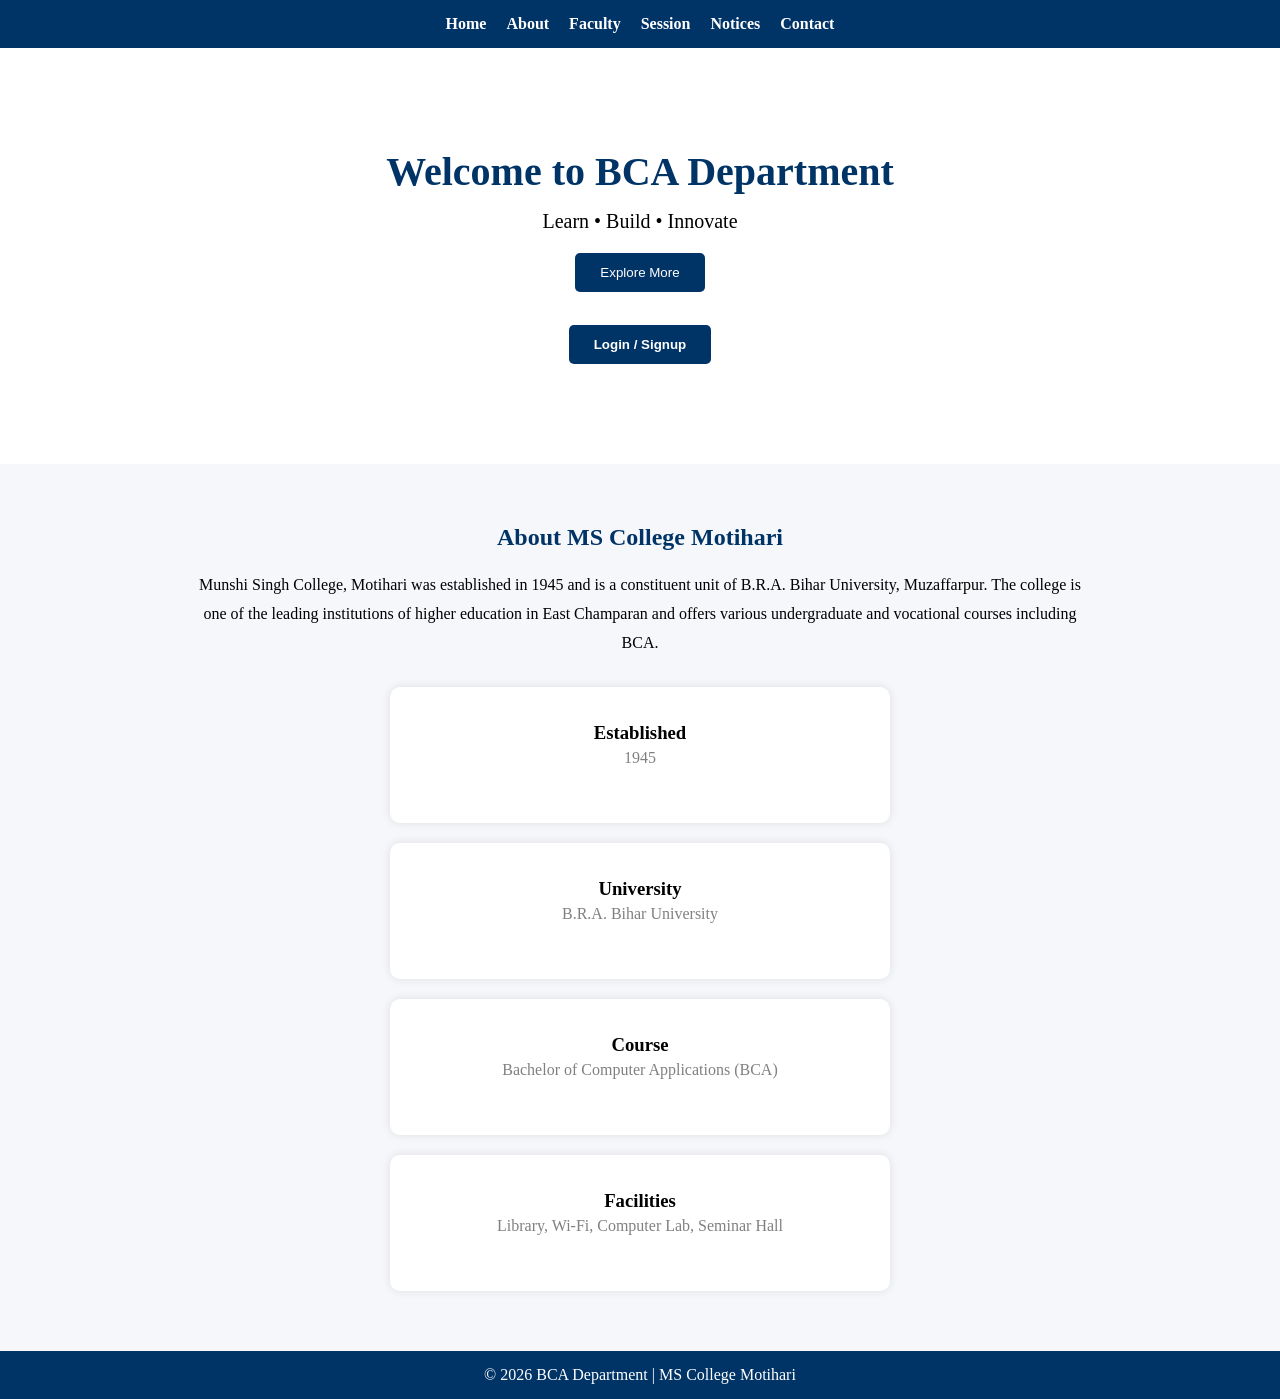
<file: index.html>
<!DOCTYPE html>
<html>

<head>
    <title>BCA Department</title>
    <link rel="stylesheet" href="style.css">
</head>

<body>

    <!-- Navigation Bar -->
    <nav>
        <ul>
            <li><a href="index.html">Home</a></li>
            <li><a href="about.html">About</a></li>
            <li><a href="#" onclick="checkLogin()">Faculty</a></li>
            <li><a href="#" onclick="checkLogin()">Session</a></li>
            <li><a href="#" onclick="checkLogin()">Notices</a></li>
            <li><a href="#" onclick="checkLogin()">Contact</a></li>
        </ul>
    </nav>
    <!-- Hero Section Start -->

    <section class="hero">

        <h1>Welcome to BCA Department</h1>

        <p>Learn • Build • Innovate</p>

        <!-- Explore More Button -->
        <a href="bca.html">
            <button class="explore-btn">Explore More</button>
        </a>

        <br><br>

        <!-- Login Signup Button -->
        <a href="login.html">
            <button class="login-signup-btn">
                Login / Signup
            </button>
        </a>

    </section>

    <!-- Hero Section End -->

    <!-- MS College Information Start -->

    <section id="home-info" class="home-info">

        <h2>About MS College Motihari</h2>

        <p>
            Munshi Singh College, Motihari was established in 1945 and is a
            constituent unit of B.R.A. Bihar University, Muzaffarpur.
            The college is one of the leading institutions of higher education
            in East Champaran and offers various undergraduate and vocational
            courses including BCA.
        </p>

        <div class="features">

            <div class="card">
                <h3>Established</h3>
                <p>1945</p>
            </div>

            <div class="card">
                <h3>University</h3>
                <p>B.R.A. Bihar University</p>
            </div>

            <div class="card">
                <h3>Course</h3>
                <p>Bachelor of Computer Applications (BCA)</p>
            </div>

            <div class="card">
                <h3>Facilities</h3>
                <p>Library, Wi-Fi, Computer Lab, Seminar Hall</p>
            </div>

        </div>

    </section>

    <!-- MS College Information End -->


    <!-- Footer Start -->

    <footer>
        <p>© 2026 BCA Department | MS College Motihari</p>
    </footer>

    <!-- Footer End -->
    </div>

    </section>
    <!-- java script Start -->
    <script>
        function checkLogin() {
            alert("Please Login or Signup First!");
            window.location.href = "login.html";
        }
    </script>
    <!-- java script End -->
</body>

</html>


</body>

</html>
</file>
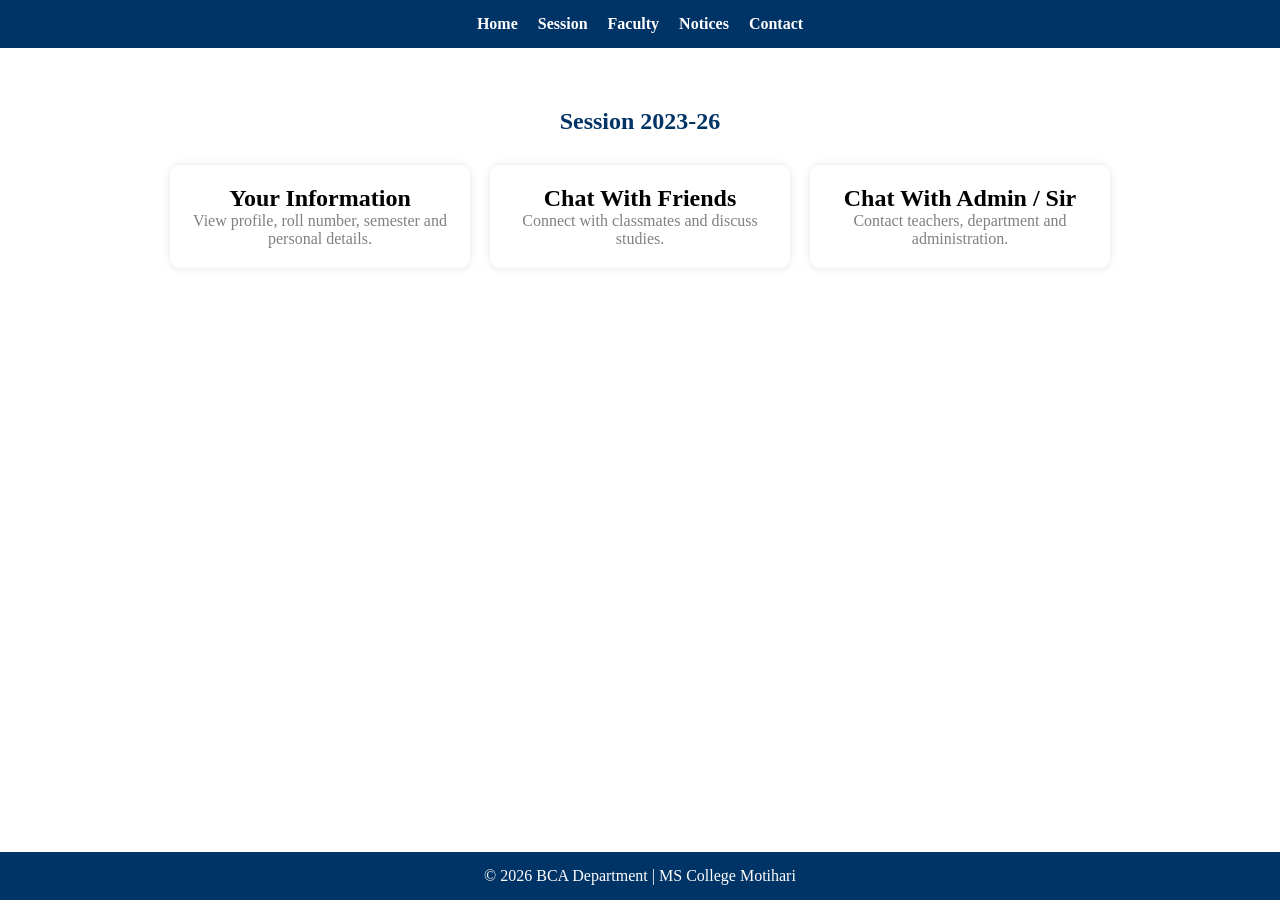
<file: 2023-26.html>
<!DOCTYPE html>
<html lang="en">

<head>

    <meta charset="UTF-8">

    <meta name="viewport" content="width=device-width, initial-scale=1.0">

    <title>Session 2023-26</title>

    <link rel="stylesheet" href="style.css">

</head>

<body>

    <!-- Navbar -->

    <nav>

        <ul>

            <li><a href="index.html">Home</a></li>

            <li><a href="session.html">Session</a></li>

            <li><a href="faculty.html">Faculty</a></li>

            <li><a href="notices.html">Notices</a></li>

            <li><a href="contact.html">Contact</a></li>

        </ul>

    </nav>

    <!-- Session Dashboard -->

    <section class="student-dashboard">

        <h1>Session 2023-26</h1>

        <div class="dashboard-container">

            <div class="card">

                <h2>Your Information</h2>

                <p>
                    View profile, roll number,
                    semester and personal details.
                </p>

            </div>

            <div class="card">

                <h2>Chat With Friends</h2>

                <p>
                    Connect with classmates
                    and discuss studies.
                </p>

            </div>

            <div class="card">

                <h2>Chat With Admin / Sir</h2>

                <p>
                    Contact teachers,
                    department and administration.
                </p>

            </div>

        </div>

    </section>

    <!-- Footer -->

    <footer>

        <p>© 2026 BCA Department | MS College Motihari</p>

    </footer>

</body>

</html>
</file>
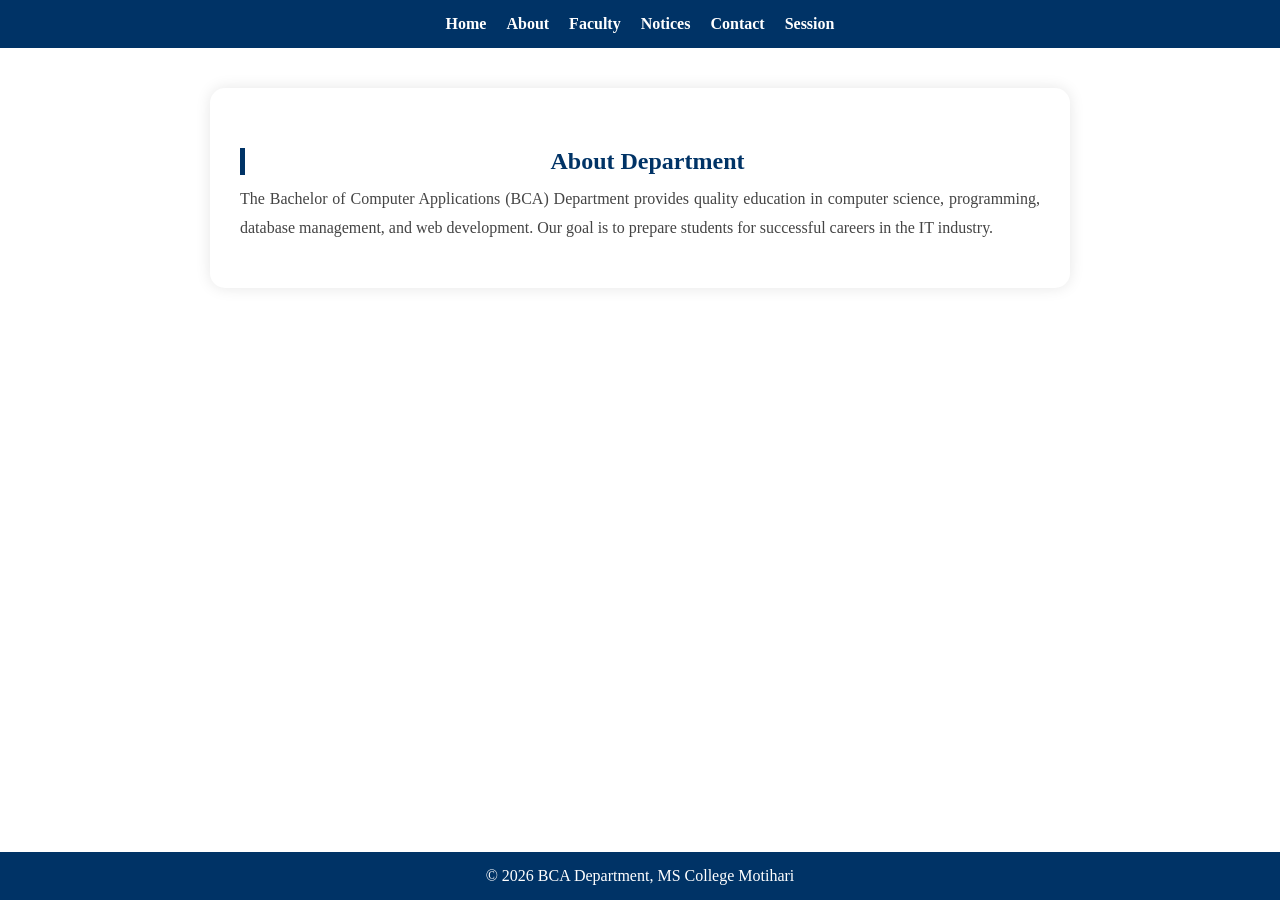
<file: about.html>
<!DOCTYPE html>
<html lang="en">

<head>
    <meta charset="UTF-8">
    <meta name="viewport" content="width=device-width, initial-scale=1.0">
    <title>About</title>
    <link rel="stylesheet" href="style.css">
</head>

<body>
    <nav>
        <ul>
            <li><a href="index.html">Home</a></li>
            <li><a href="about.html">About</a></li>
            <li><a href="faculty.html">Faculty</a></li>
            <li><a href="notices.html">Notices</a></li>
            <li><a href="contact.html">Contact</a></li>
            <li><a href="Session.html">Session</a></li>
        </ul>
    </nav>
    <section class="about">
        <h2>About Department</h2>

        <p>
            The Bachelor of Computer Applications (BCA) Department
            provides quality education in computer science,
            programming, database management, and web development.
            Our goal is to prepare students for successful careers
            in the IT industry.
        </p>
    </section>
    <footer>
        <p>© 2026 BCA Department, MS College Motihari</p>
    </footer>
</body>

</html>
</file>
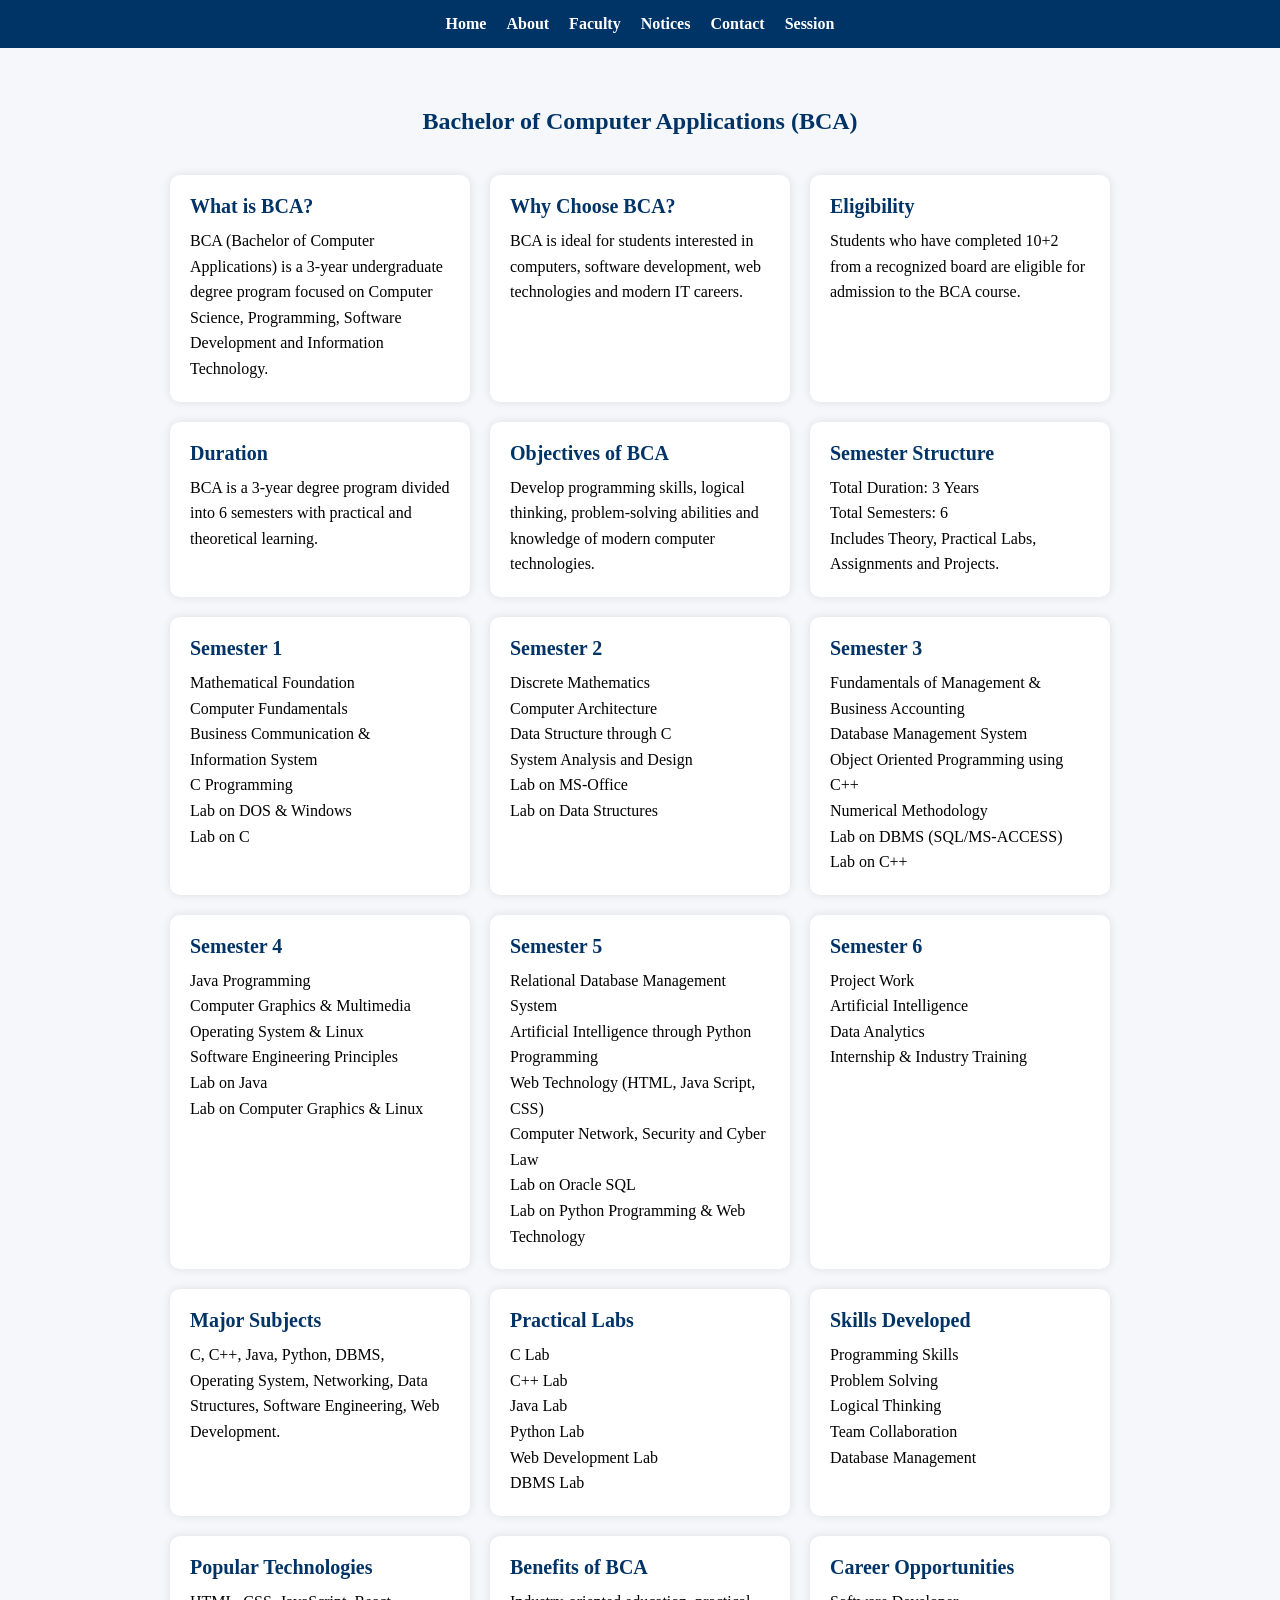
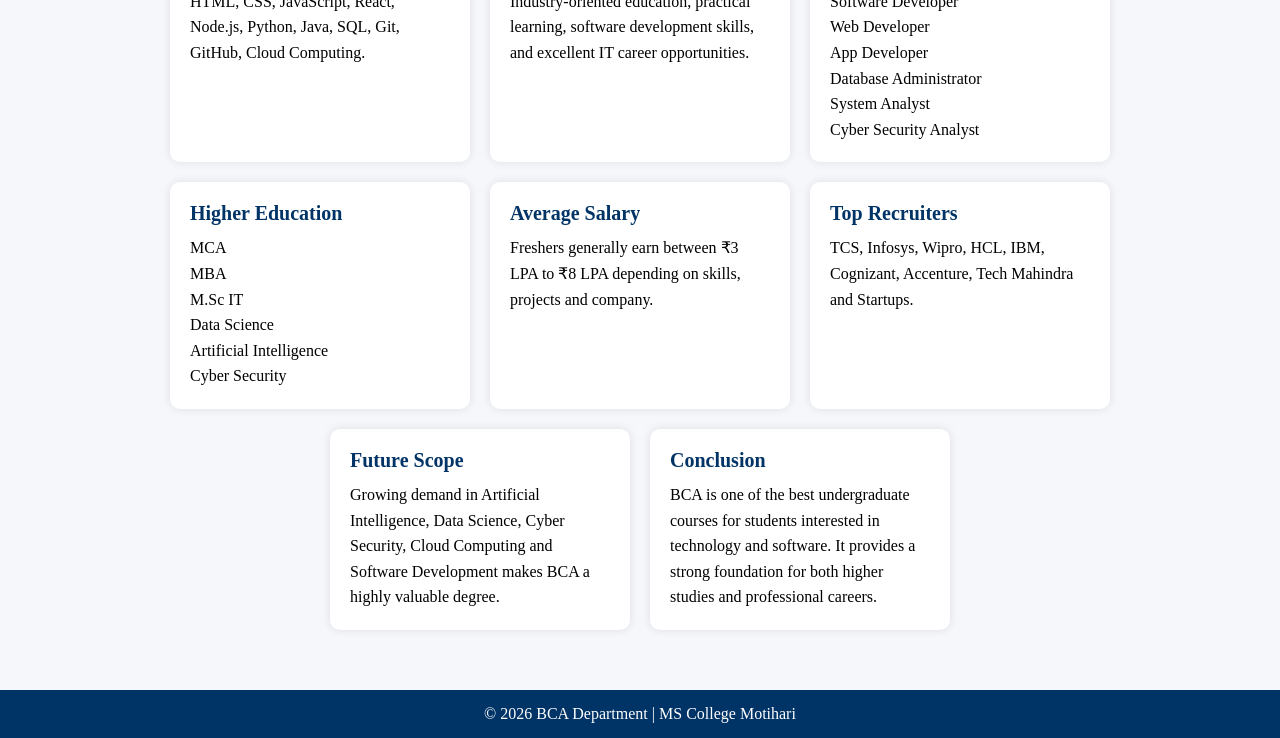
<file: bca.html>
<!DOCTYPE html>
<html lang="en">

<head>
    <meta charset="UTF-8">
    <meta name="viewport" content="width=device-width, initial-scale=1.0">
    <title>BCA Information</title>
    <link rel="stylesheet" href="style.css">
</head>

<body>
    <nav>
        <ul>
            <li><a href="index.html">Home</a></li>
            <li><a href="about.html">About</a></li>
            <li><a href="faculty.html">Faculty</a></li>
            <li><a href="notices.html">Notices</a></li>
            <li><a href="contact.html">Contact</a></li>
            <li><a href="Session.html">Session</a></li>
        </ul>
    </nav>
    <!-- =========================
     BCA INFORMATION SECTION
========================= -->

    <section class="bca-section">

        <h1>Bachelor of Computer Applications (BCA)</h1>

        <div class="bca-container">

            <!-- Card 1 -->
            <div class="bca-card">
                <h2>What is BCA?</h2>
                <p>
                    BCA (Bachelor of Computer Applications) is a 3-year
                    undergraduate degree program focused on Computer Science,
                    Programming, Software Development and Information Technology.
                </p>
            </div>

            <!-- Card 2 -->
            <div class="bca-card">
                <h2>Why Choose BCA?</h2>
                <p>
                    BCA is ideal for students interested in computers,
                    software development, web technologies and modern IT careers.
                </p>
            </div>

            <!-- Card 3 -->
            <div class="bca-card">
                <h2>Eligibility</h2>
                <p>
                    Students who have completed 10+2 from a recognized board
                    are eligible for admission to the BCA course.
                </p>
            </div>

            <!-- Card 4 -->
            <div class="bca-card">
                <h2>Duration</h2>
                <p>
                    BCA is a 3-year degree program divided into
                    6 semesters with practical and theoretical learning.
                </p>
            </div>

            <!-- Card 5 -->
            <div class="bca-card">
                <h2>Objectives of BCA</h2>
                <p>
                    Develop programming skills, logical thinking,
                    problem-solving abilities and knowledge of modern
                    computer technologies.
                </p>
            </div>

            <!-- Card 6 -->
            <div class="bca-card">
                <h2>Semester Structure</h2>
                <p>
                    Total Duration: 3 Years <br>
                    Total Semesters: 6 <br>
                    Includes Theory, Practical Labs, Assignments and Projects.
                </p>
            </div>

            <!-- Card 7 -->
            <div class="bca-card">
                <h2>Semester 1</h2>
                <p>
                    Mathematical Foundation <br>
                    Computer Fundamentals <br>
                    Business Communication & Information System<br>
                    C Programming <br>
                    Lab on DOS & Windows <br>
                    Lab on C <br>
                </p>
            </div>

            <!-- Card 8 -->
            <div class="bca-card">
                <h2>Semester 2</h2>
                <p>
                    Discrete Mathematics <br>
                    Computer Architecture <br>
                    Data Structure through C <br>
                    System Analysis and Design <br>
                    Lab on MS-Office <br>
                    Lab on Data Structures <br>
                </p>
            </div>

            <!-- Card 9 -->
            <div class="bca-card">
                <h2>Semester 3</h2>
                <p>
                    Fundamentals of Management & Business Accounting <br>
                    Database Management System <br>
                    Object Oriented Programming using C++ <br>
                    Numerical Methodology <br>
                    Lab on DBMS (SQL/MS-ACCESS) <br>
                    Lab on C++ <br>
                </p>
            </div>

            <!-- Card 10 -->
            <div class="bca-card">
                <h2>Semester 4</h2>
                <p>
                    Java Programming <br>
                    Computer Graphics & Multimedia <br>
                    Operating System & Linux <br>
                    Software Engineering Principles <br>
                    Lab on Java <br>
                    Lab on Computer Graphics & Linux
                </p>
            </div>

            <!-- Card 11 -->
            <div class="bca-card">
                <h2>Semester 5</h2>
                <p>
                    Relational Database Management System <br>
                    Artificial Intelligence through Python Programming <br>
                    Web Technology (HTML, Java Script, CSS) <br>
                    Computer Network, Security and Cyber Law <br>
                    Lab on Oracle SQL <br>
                    Lab on Python Programming & Web Technology
                </p>
            </div>

            <!-- Card 12 -->
            <div class="bca-card">
                <h2>Semester 6</h2>
                <p>
                    Project Work <br>
                    Artificial Intelligence <br>
                    Data Analytics <br>
                    Internship & Industry Training
                </p>
            </div>

            <!-- Card 13 -->
            <div class="bca-card">
                <h2>Major Subjects</h2>
                <p>
                    C, C++, Java, Python, DBMS,
                    Operating System, Networking,
                    Data Structures, Software Engineering,
                    Web Development.
                </p>
            </div>

            <!-- Card 14 -->
            <div class="bca-card">
                <h2>Practical Labs</h2>
                <p>
                    C Lab <br>
                    C++ Lab <br>
                    Java Lab <br>
                    Python Lab <br>
                    Web Development Lab <br>
                    DBMS Lab
                </p>
            </div>

            <!-- Card 15 -->
            <div class="bca-card">
                <h2>Skills Developed</h2>
                <p>
                    Programming Skills <br>
                    Problem Solving <br>
                    Logical Thinking <br>
                    Team Collaboration <br>
                    Database Management
                </p>
            </div>

            <!-- Card 16 -->
            <div class="bca-card">
                <h2>Popular Technologies</h2>
                <p>
                    HTML, CSS, JavaScript,
                    React, Node.js, Python,
                    Java, SQL, Git, GitHub,
                    Cloud Computing.
                </p>
            </div>

            <!-- Card 17 -->
            <div class="bca-card">
                <h2>Benefits of BCA</h2>
                <p>
                    Industry-oriented education,
                    practical learning, software development skills,
                    and excellent IT career opportunities.
                </p>
            </div>

            <!-- Card 18 -->
            <div class="bca-card">
                <h2>Career Opportunities</h2>
                <p>
                    Software Developer <br>
                    Web Developer <br>
                    App Developer <br>
                    Database Administrator <br>
                    System Analyst <br>
                    Cyber Security Analyst
                </p>
            </div>

            <!-- Card 19 -->
            <div class="bca-card">
                <h2>Higher Education</h2>
                <p>
                    MCA <br>
                    MBA <br>
                    M.Sc IT <br>
                    Data Science <br>
                    Artificial Intelligence <br>
                    Cyber Security
                </p>
            </div>

            <!-- Card 20 -->
            <div class="bca-card">
                <h2>Average Salary</h2>
                <p>
                    Freshers generally earn between
                    ₹3 LPA to ₹8 LPA depending on
                    skills, projects and company.
                </p>
            </div>

            <!-- Card 21 -->
            <div class="bca-card">
                <h2>Top Recruiters</h2>
                <p>
                    TCS, Infosys, Wipro,
                    HCL, IBM, Cognizant,
                    Accenture, Tech Mahindra and Startups.
                </p>
            </div>

            <!-- Card 22 -->
            <div class="bca-card">
                <h2>Future Scope</h2>
                <p>
                    Growing demand in Artificial Intelligence,
                    Data Science, Cyber Security,
                    Cloud Computing and Software Development
                    makes BCA a highly valuable degree.
                </p>
            </div>

            <!-- Card 23 -->
            <div class="bca-card">
                <h2>Conclusion</h2>
                <p>
                    BCA is one of the best undergraduate courses for students
                    interested in technology and software. It provides a strong
                    foundation for both higher studies and professional careers.
                </p>
            </div>

        </div>

    </section>

    <!-- Footer Start -->

    <footer>
        <p>© 2026 BCA Department | MS College Motihari</p>
    </footer>

    <!-- Footer End -->
</body>

</html>
</file>
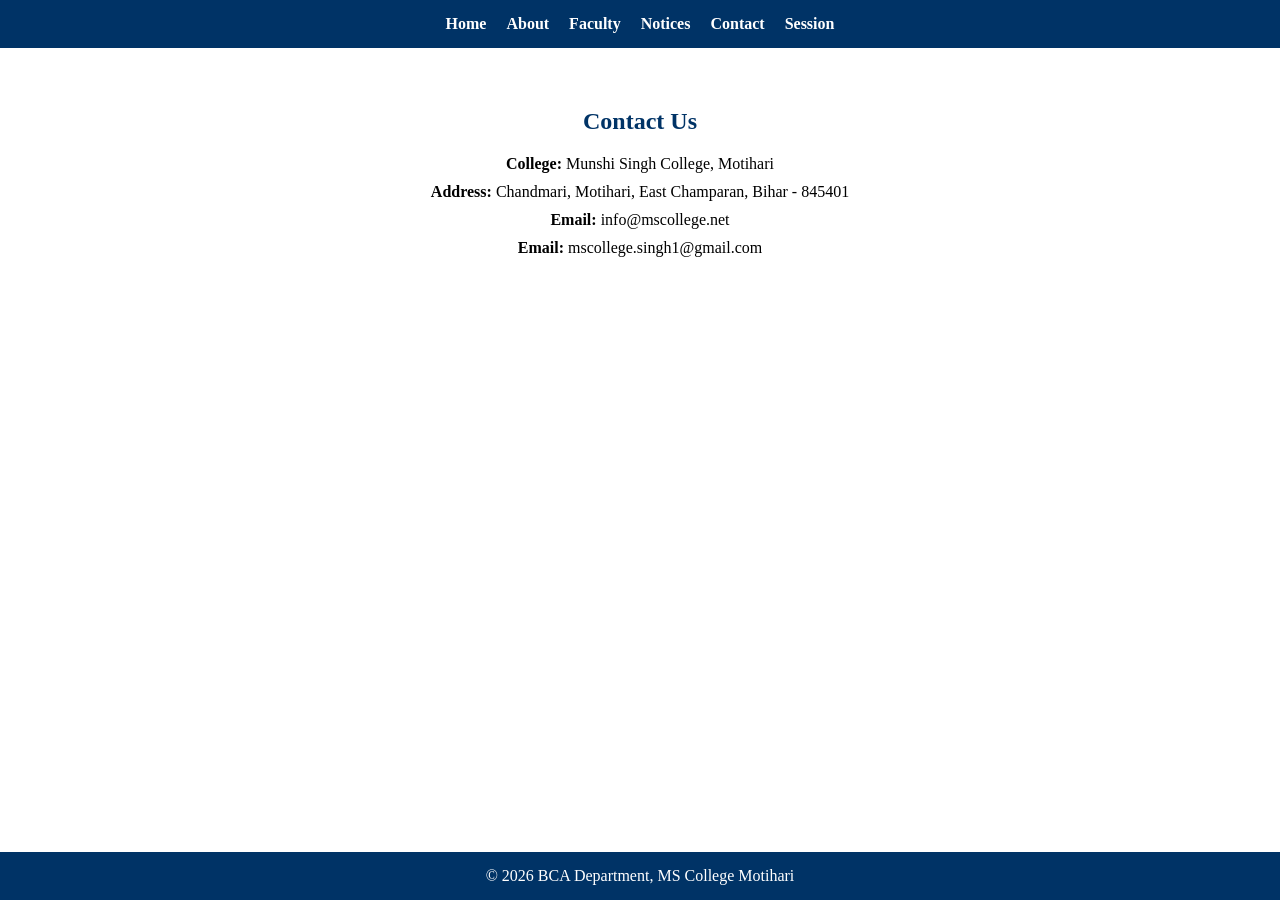
<file: contact.html>
<!DOCTYPE html>
<html lang="en">

<head>
    <meta charset="UTF-8">
    <meta name="viewport" content="width=device-width, initial-scale=1.0">
    <title>Contact Us</title>
    <link rel="stylesheet" href="style.css">
</head>

<body>
    <nav>
        <ul>
            <li><a href="index.html">Home</a></li>
            <li><a href="about.html">About</a></li>
            <li><a href="faculty.html">Faculty</a></li>
            <li><a href="notices.html">Notices</a></li>
            <li><a href="contact.html">Contact</a></li>
            <li><a href="Session.html">Session</a></li>
        </ul>
    </nav>
    <section class="contact">

        <h2>Contact Us</h2>

        <p><strong>College:</strong> Munshi Singh College, Motihari</p>

        <p><strong>Address:</strong> Chandmari, Motihari, East Champaran, Bihar - 845401</p>

        <p><strong>Email:</strong> info@mscollege.net</p>

        <p><strong>Email:</strong> mscollege.singh1@gmail.com</p>

    </section>

    <footer>
        <p>© 2026 BCA Department, MS College Motihari</p>
    </footer>
</body>

</html>
</file>
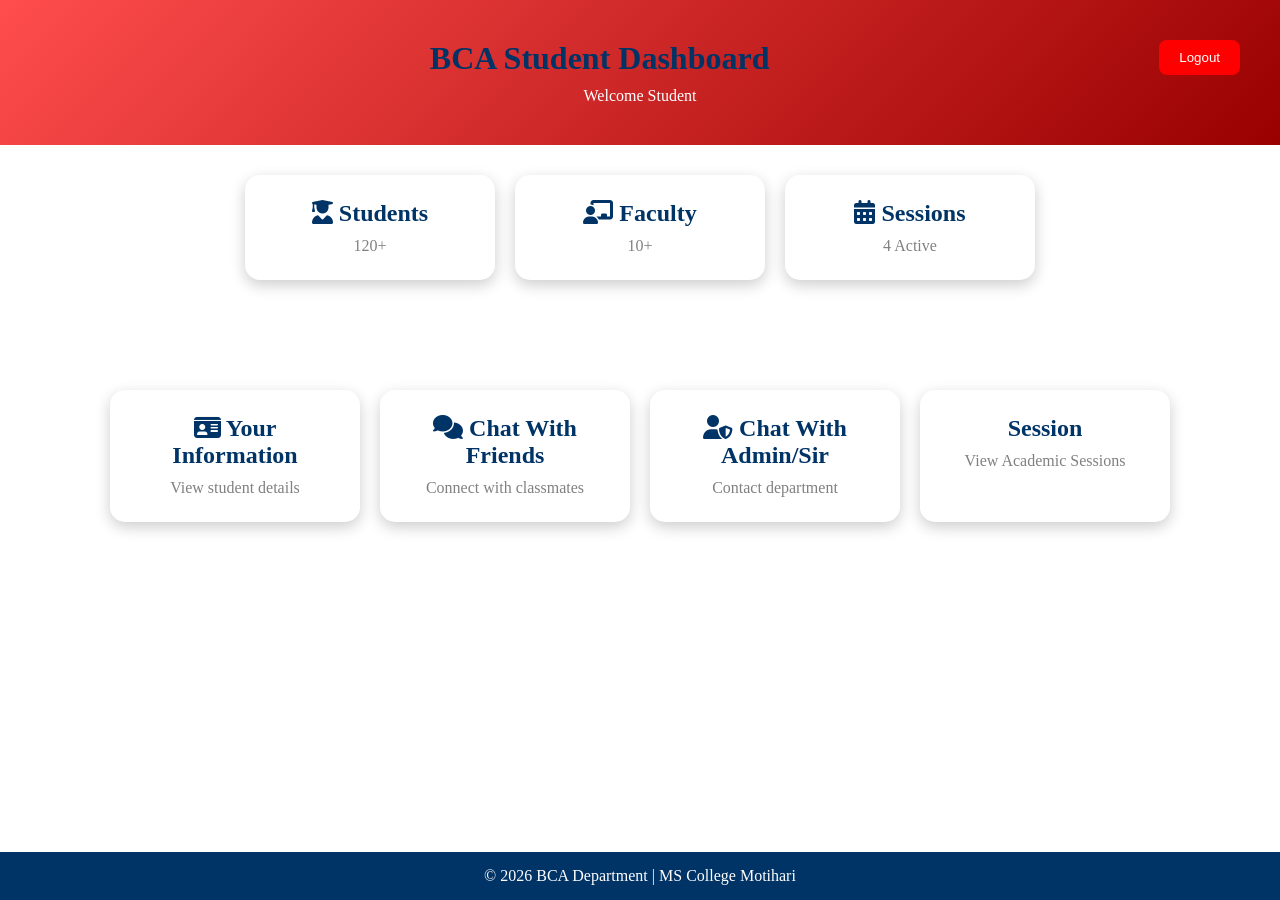
<file: dashboard.html>
<!DOCTYPE html>
<html>

<head>
    <title>Dashboard</title>
    <link rel="stylesheet" href="style.css">
    <link rel="stylesheet" href="https://cdnjs.cloudflare.com/ajax/libs/font-awesome/6.5.1/css/all.min.css">
</head>

<body>

    <!-- Dashboard Header Start -->
    <header class="dashboard-header">
        <!-- logout Start -->
        <button class="logout-btn" onclick="logoutUser()">
            Logout
        </button>

        <h1>BCA Student Dashboard</h1>

        <p id="welcomeUser">Welcome Student</p>
    </header>
    <!-- Dashboard Header End -->

    <!-- Dashboard Stats Start -->
    <div class="dashboard-container">

        <div class="dashboard-card">
            <h2><i class="fas fa-user-graduate"></i> Students</h2>
            <p>120+</p>
        </div>

        <div class="dashboard-card">
            <h2><i class="fas fa-chalkboard-teacher"></i> Faculty</h2>
            <p>10+</p>
        </div>

        <div class="dashboard-card">
            <h2><i class="fas fa-calendar-alt"></i> Sessions</h2>
            <p>4 Active</p>
        </div>

    </div>
    <!-- Dashboard Stats End -->

    <!-- Dashboard Cards Start -->
    <section class="dashboard-section">

        <div class="dashboard-container">

            <a href="profile.html" class="dashboard-card">
                <h2><i class="fas fa-id-card"></i> Your Information</h2>
                <p>View student details</p>
            </a>

            <a href="friends.html" class="dashboard-card">
                <h2><i class="fas fa-comments"></i> Chat With Friends</h2>
                <p>Connect with classmates</p>
            </a>

            <a href="admin.html" class="dashboard-card">
                <h2><i class="fas fa-user-shield"></i> Chat With Admin/Sir</h2>
                <p>Contact department</p>
            </a>

            <a href="session.html" class="dashboard-card">
                <h2>Session</h2>
                <p>View Academic Sessions</p>
            </a>

        </div>

    </section>
    <!-- Dashboard Cards End -->

    <!-- Footer Start -->
    <footer>
        <p>© 2026 BCA Department | MS College Motihari</p>
    </footer>
    <!-- Footer End -->
    <script>

        let student =
            JSON.parse(localStorage.getItem("student"));

        if (student) {

            document.getElementById("welcomeUser").innerText =
                "Welcome " + student.name;

        }

    </script>
    <script>

function logoutUser(){

localStorage.removeItem("student");

window.location.href =
"login.html";

}

</script>
</body>

</html>
</file>
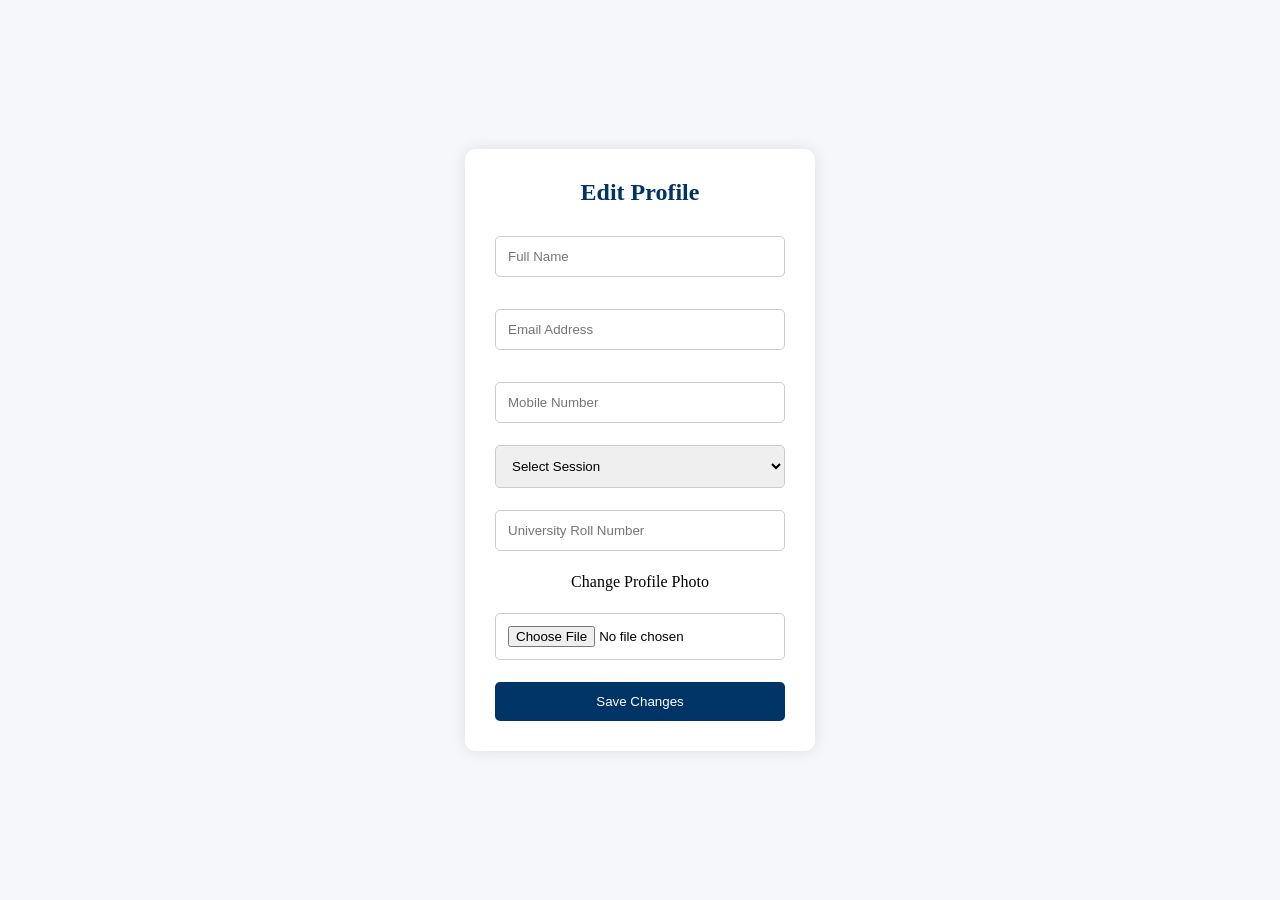
<file: edit-profile.html>
<!DOCTYPE html>
<html lang="en">

<head>
    <meta charset="UTF-8">
    <meta name="viewport" content="width=device-width, initial-scale=1.0">
    <title>Edit Profile | BCA Department</title>
    <link rel="stylesheet" href="style.css">
</head>

<body>

    <section class="login-section">

        <div class="login-box">

            <h1>Edit Profile</h1>

            <form>

                <!-- Full Name -->
                <input type="text" id="name" placeholder="Full Name" required>

                <!-- Email -->
                <input type="email" id="email" placeholder="Email Address" required>

                <!-- Mobile -->
                <input type="tel" id="mobile" placeholder="Mobile Number" required>

                <!-- Session -->
                <select id="session" required>

                    <option value="">Select Session</option>

                    <option value="2023-26">2023-26</option>
                    <option value="2024-27">2024-27</option>
                    <option value="2025-28">2025-28</option>
                    <option value="2026-29">2026-29</option>

                </select>

                <!-- Roll Number -->
                <input type="number" id="rollno" placeholder="University Roll Number" min="1">

                <!-- Profile Photo -->
                <label>Change Profile Photo</label>

                <input type="file" id="photo" accept="image/*">

                <!-- Save Button -->
                <button type="button" onclick="updateProfile()">
                    Save Changes
                </button>

            </form>

        </div>

    </section>

    <script>

        let student =
            JSON.parse(localStorage.getItem("student"));

        if (student) {

            document.getElementById("name").value =
                student.name || "";

            document.getElementById("email").value =
                student.email || "";

            document.getElementById("mobile").value =
                student.mobile || "";

            document.getElementById("session").value =
                student.session || "";

            document.getElementById("rollno").value =
                student.rollno || "";
        }

        function updateProfile() {

            let photoInput =
                document.getElementById("photo");

            let photoURL =
                student.photo;

            if (photoInput.files.length > 0) {

                photoURL =
                    URL.createObjectURL(
                        photoInput.files[0]
                    );
            }

            let updatedUser = {

                name:
                    document.getElementById("name").value,

                email:
                    document.getElementById("email").value,

                mobile:
                    document.getElementById("mobile").value,

                session:
                    document.getElementById("session").value,

                rollno:
                    document.getElementById("rollno").value,

                photo:
                    photoURL

            };

            localStorage.setItem(
                "student",
                JSON.stringify(updatedUser)
            );

            alert(
                "Profile Updated Successfully!"
            );

            window.location.href =
                "profile.html";
        }

    </script>

</body>

</html>
</file>
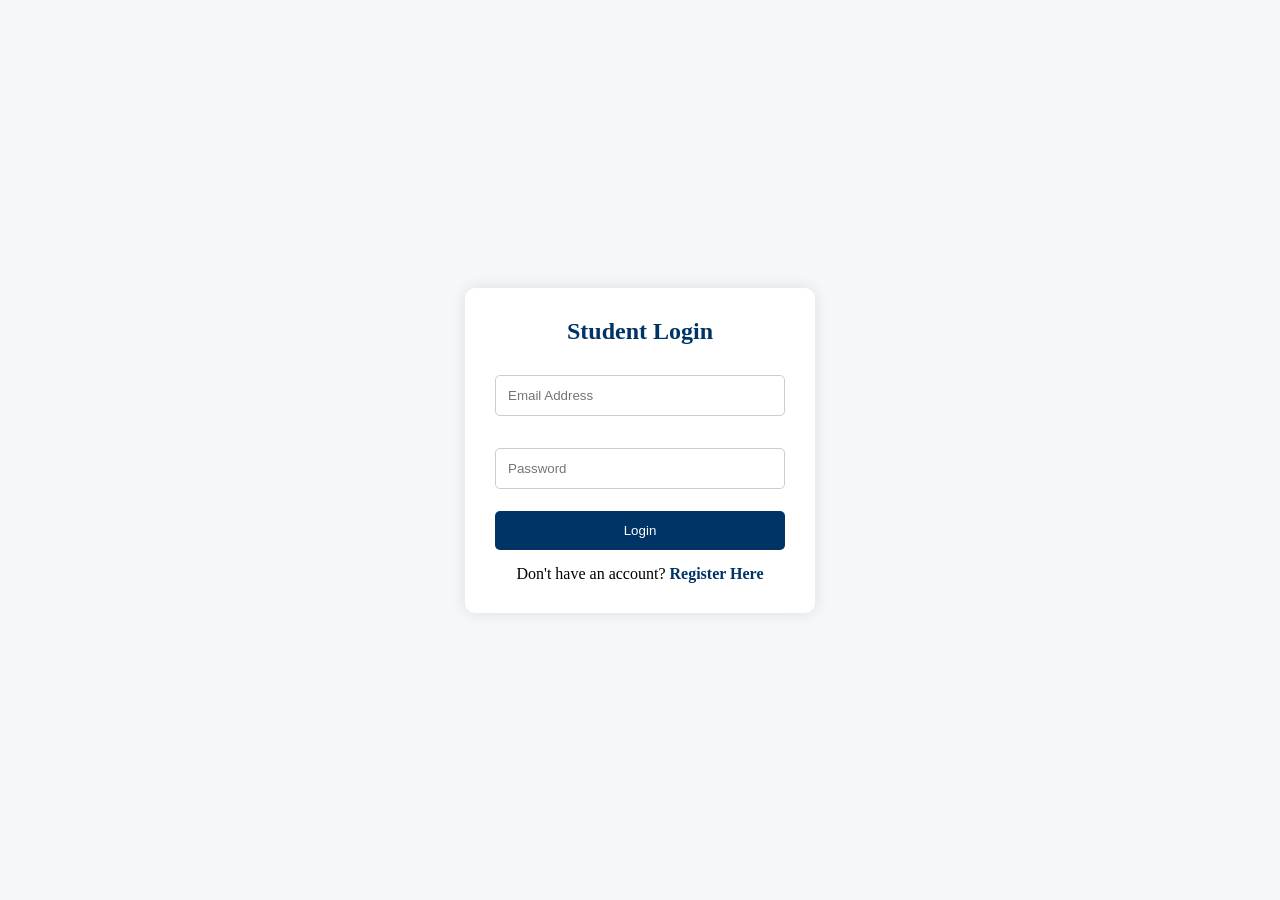
<file: login.html>
<!DOCTYPE html>
<html lang="en">

<head>
    <meta charset="UTF-8">
    <meta name="viewport" content="width=device-width, initial-scale=1.0">
    <title>Login | BCA Department</title>
    <link rel="stylesheet" href="style.css">
</head>

<body>

    <section class="login-section">

        <div class="login-box">

            <h1>Student Login</h1>

            <form>

                <input type="email" id="email" placeholder="Email Address" required>

                <input type="password" id="password" placeholder="Password" required>

                <button type="button" onclick="loginUser()">
                    Login
                </button>

            </form>

            <p>
                Don't have an account?
                <a href="register.html">Register Here</a>
            </p>

        </div>

    </section>

    <script>
        function loginUser() {
            let email = document.getElementById("email").value.trim();
            let password = document.getElementById("password").value;

            // Check if fields are empty
            if (email === "") {
                alert("Please enter Email!");
                return;
            }

            if (password === "") {
                alert("Please enter Password!");
                return;
            }

            // Get registered user from localStorage
            let storedUser = localStorage.getItem("student");

            if (!storedUser) {
                alert("No account found! Please register first.");
                window.location.href = "register.html";
                return;
            }

            let user = JSON.parse(storedUser);

            // Check credentials
            if (user.email === email && user.password === password) {
                alert("Login Successful!");
                window.location.href = "profile.html";
            } else {
                alert("Invalid Email or Password!");
            }
        }
    </script>

</body>

</html>
</file>
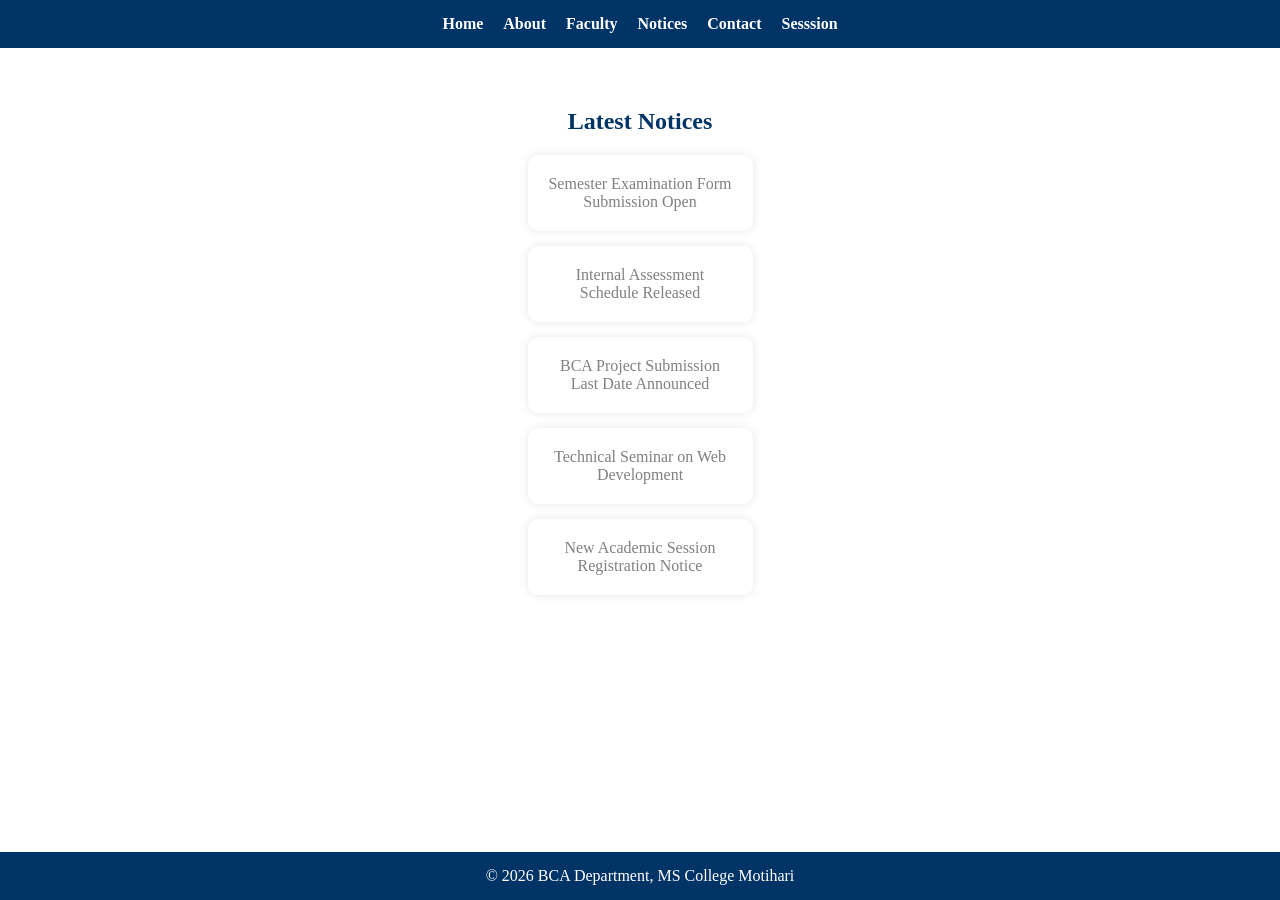
<file: notices.html>
<!DOCTYPE html>
<html lang="en">

<head>
    <meta charset="UTF-8">
    <meta name="viewport" content="width=device-width, initial-scale=1.0">
    <title>Notices</title>
    <link rel="stylesheet" href="style.css">
</head>

<body>
    <nav>
        <ul>
            <li><a href="index.html">Home</a></li>
            <li><a href="about.html">About</a></li>
            <li><a href="faculty.html">Faculty</a></li>
            <li><a href="notices.html">Notices</a></li>
            <li><a href="contact.html">Contact</a></li>
            <li><a href="Session.html">Sesssion</a></li>
        </ul>
    </nav>
    <section class="notice">
        <h2>Latest Notices</h2>

        <div class="card">
            <p>Semester Examination Form Submission Open</p>
        </div>

        <div class="card">
            <p>Internal Assessment Schedule Released</p>
        </div>

        <div class="card">
            <p>BCA Project Submission Last Date Announced</p>
        </div>

        <div class="card">
            <p>Technical Seminar on Web Development</p>
        </div>

        <div class="card">
            <p>New Academic Session Registration Notice</p>
        </div>
    </section>
    <footer>
        <p>© 2026 BCA Department, MS College Motihari</p>
    </footer>
</body>

</html>
</file>
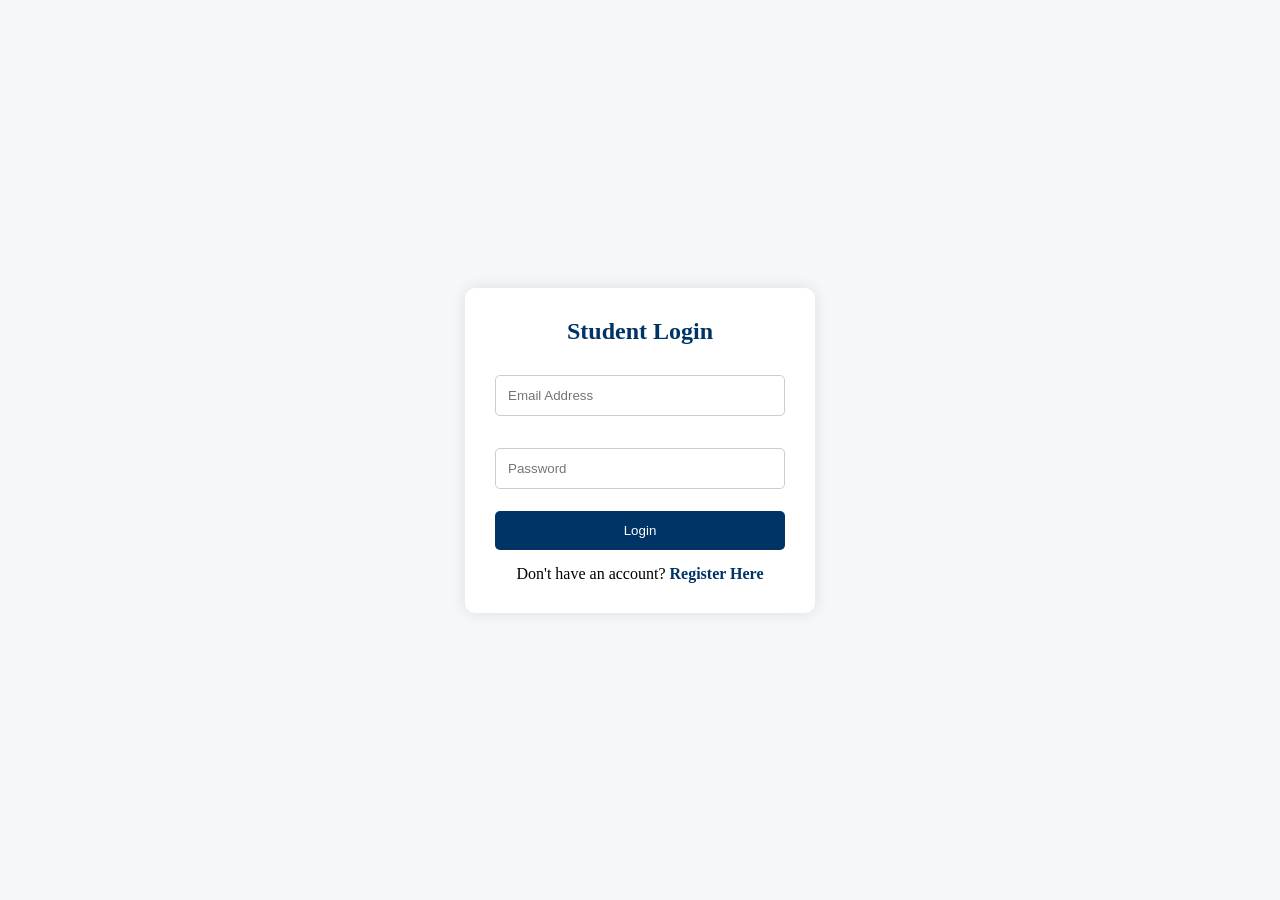
<file: profile.html>
<!DOCTYPE html>
<html>

<head>
    <title>Your Information</title>
    <link rel="stylesheet" href="style.css">
</head>

<body>

    <!-- Profile Header Start -->
    <header class="dashboard-header">
        <h1>Your Information</h1>
        <p>BCA Department | MS College Motihari</p>
    </header>
    <!-- Profile Header End -->

    <!-- Profile Card Start -->
    <section class="profile-section">

        <div class="profile-card">

            <!-- Student Photo -->
            <img id="profilePhoto" src="https://via.placeholder.com/150" alt="Student Photo" class="profile-img">

            <div class="profile-info">

                <p><strong>Name:</strong>
                    <span id="studentName"></span>
                </p>

                <p><strong>Session:</strong>
                    <span id="studentSession"></span>
                </p>

                <p><strong>University Roll No:</strong>
                    <span id="studentRoll"></span>
                </p>

                <p><strong>Email:</strong>
                    <span id="studentEmail"></span>
                </p>

                <p><strong>Mobile:</strong>
                    <span id="studentMobile"></span>
                </p>

            </div>
            <button onclick="window.location.href='edit-profile.html'" class="edit-btn">
                Edit Profile
            </button>
        </div>

    </section>
    <!-- Profile Card End -->

    <!-- Footer Start -->
    <footer>
        <p>© 2026 BCA Department | MS College Motihari</p>
    </footer>
    <!-- Footer End -->

    <script>
        // Load student data from localStorage
        let student = JSON.parse(localStorage.getItem("student"));

        if (student) {
            document.getElementById("studentName").innerText = student.name || "Not Provided";
            document.getElementById("studentSession").innerText = student.session || "Not Provided";
            document.getElementById("studentRoll").innerText = student.rollno || "Not Provided";
            document.getElementById("studentEmail").innerText = student.email || "Not Provided";
            document.getElementById("studentMobile").innerText = student.mobile || "Not Provided";

            // Photo show karne ka code - FIXED
            if (student.photo && student.photo !== "") {
                document.getElementById("profilePhoto").src = student.photo;
            } else {
                document.getElementById("profilePhoto").src = "https://via.placeholder.com/150";
            }
        } else {
            // Agar koi user login nahi hai to redirect to login page
            alert("Please login first!");
            window.location.href = "login.html";
        }
    </script>

</body>

</html>
</file>
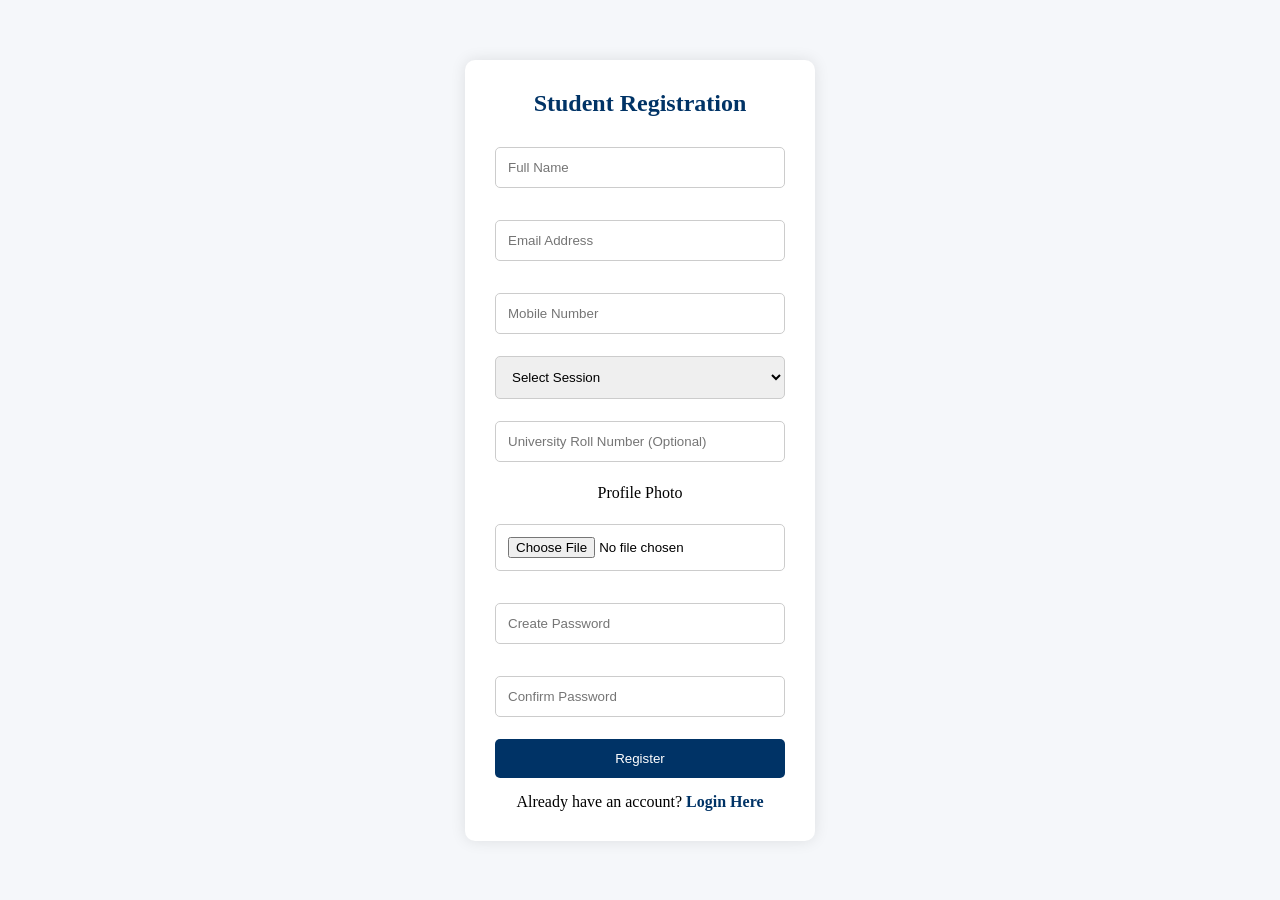
<file: register.html>
<!DOCTYPE html>
<html lang="en">

<head>
    <meta charset="UTF-8">
    <meta name="viewport" content="width=device-width, initial-scale=1.0">
    <title>Register | BCA Department</title>
    <link rel="stylesheet" href="style.css">
</head>

<body>

    <section class="login-section">

        <div class="login-box">

            <h1>Student Registration</h1>

            <form id="registerForm">

                <!-- Full Name -->
                <input type="text" id="name" placeholder="Full Name" required>

                <!-- Email -->
                <input type="email" id="email" placeholder="Email Address" required>

                <!-- Mobile -->
                <input type="tel" id="mobile" placeholder="Mobile Number" required>

                <!-- Session -->
                <select id="session" required>
                    <option value="">Select Session</option>
                    <option value="2023-26">2023-26</option>
                    <option value="2024-27">2024-27</option>
                    <option value="2025-28">2025-28</option>
                    <option value="2026-29">2026-29</option>
                </select>

                <!-- Roll Number -->
                <input type="number" id="rollno" placeholder="University Roll Number (Optional)">

                <!-- Profile Photo -->
                <label>Profile Photo</label>
                <input type="file" id="photo" accept="image/*">

                <!-- Password -->
                <input type="password" id="password" placeholder="Create Password" required>

                <!-- Confirm Password -->
                <input type="password" id="confirmPassword" placeholder="Confirm Password" required>

                <!-- Register Button -->
                <button type="button" onclick="registerUser()">
                    Register
                </button>

            </form>

            <p>
                Already have an account?
                <a href="login.html">Login Here</a>
            </p>

        </div>

    </section>

    <script>
        function registerUser() {
            // Get values
            let name = document.getElementById("name").value.trim();
            let email = document.getElementById("email").value.trim();
            let mobile = document.getElementById("mobile").value.trim();
            let session = document.getElementById("session").value;
            let rollno = document.getElementById("rollno").value.trim();
            let password = document.getElementById("password").value;
            let confirmPassword = document.getElementById("confirmPassword").value;

            // Check for empty required fields
            if (name === "") {
                alert("Please enter Full Name!");
                return;
            }

            if (email === "") {
                alert("Please enter Email Address!");
                return;
            }

            if (mobile === "") {
                alert("Please enter Mobile Number!");
                return;
            }

            if (session === "") {
                alert("Please select Session!");
                return;
            }

            if (password === "") {
                alert("Please create a Password!");
                return;
            }

            if (confirmPassword === "") {
                alert("Please confirm your Password!");
                return;
            }

            // Check if passwords match
            if (password !== confirmPassword) {
                alert("Passwords do not match!");
                return;
            }

            // Check if email already registered
            let existingUser = localStorage.getItem("student");
            if (existingUser) {
                let userData = JSON.parse(existingUser);
                if (userData.email === email) {
                    alert("This email is already registered! Please login.");
                    return;
                }
                if (userData.mobile === mobile) {
                    alert("This mobile number is already registered!");
                    return;
                }
            }

            // Handle profile photo
            let photoInput = document.getElementById("photo");
            let photoURL = "https://via.placeholder.com/150";

            if (photoInput.files.length > 0) {
                photoURL = URL.createObjectURL(photoInput.files[0]);
            }

            // Create user object
            let user = {
                name: name,
                email: email,
                mobile: mobile,
                session: session,
                rollno: rollno,
                password: password,
                photo: photoURL
            };

            // Save to localStorage
            localStorage.setItem("student", JSON.stringify(user));

            alert("Registration Successful!");

            // Redirect to login page
            window.location.href = "login.html";
        }
    </script>

</body>

</html>
</file>
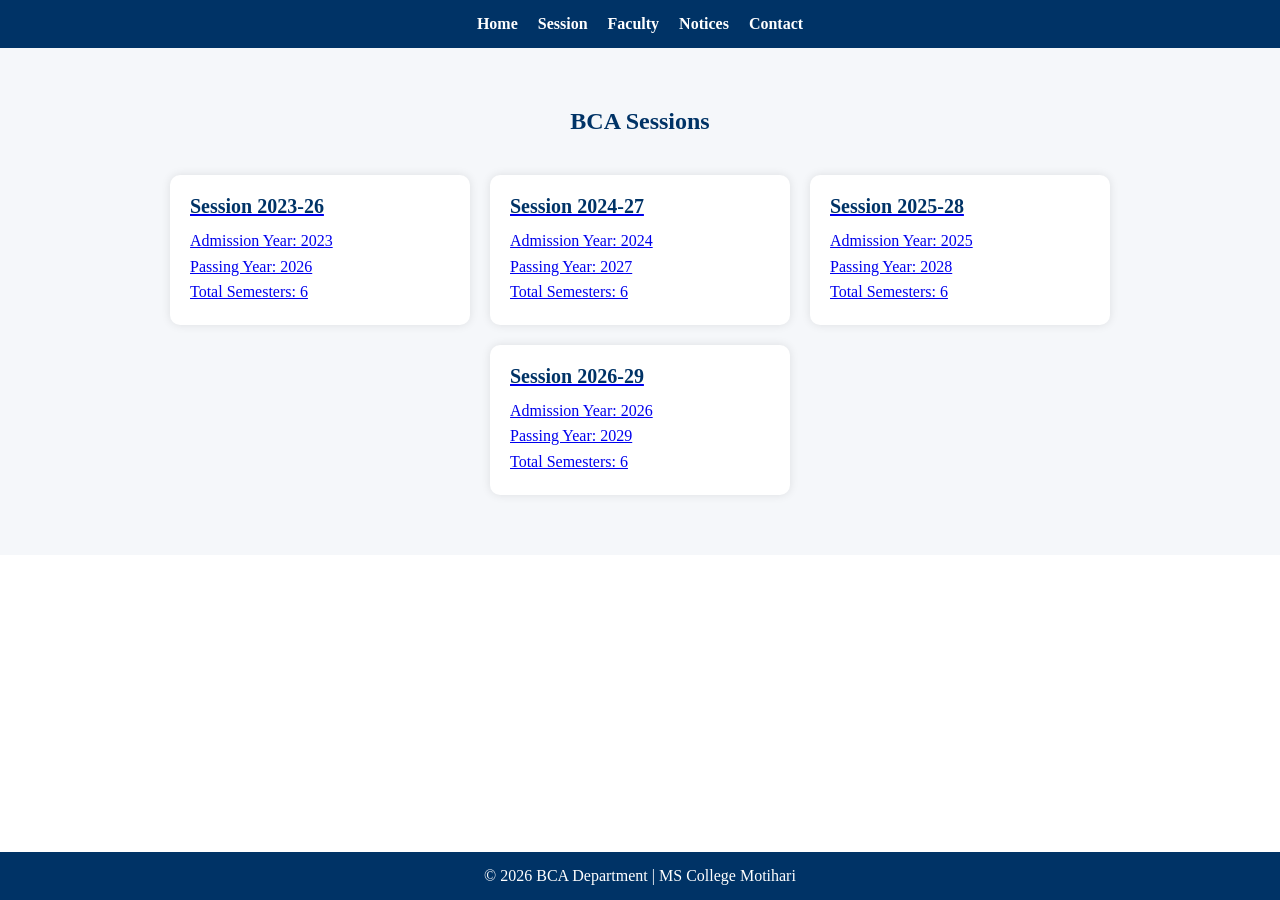
<file: Session.html>
<!DOCTYPE html>
<html lang="en">

<head>
    <meta charset="UTF-8">
    <meta name="viewport" content="width=device-width, initial-scale=1.0">
    <title>Sessions | BCA Department</title>

    <link rel="stylesheet" href="style.css">
</head>

<body>

    <!-- Navbar Start -->
    <nav>
        <ul>
            <li><a href="index.html">Home</a></li>
            <li><a href="session.html">Session</a></li>
            <li><a href="faculty.html">Faculty</a></li>
            <li><a href="notices.html">Notices</a></li>
            <li><a href="contact.html">Contact</a></li>
        </ul>
    </nav>
    <!-- Navbar End -->

    <!-- Session Section Start -->
    <section class="bca-section">

        <h1>BCA Sessions</h1>

        <div class="bca-container">

            <a href="2023-26.html" class="bca-card">
                <h2>Session 2023-26</h2>
                <p>
                    Admission Year: 2023<br>
                    Passing Year: 2026<br>
                    Total Semesters: 6
                </p>
            </a>

            <a href="2024-27.html" class="bca-card">
                <h2>Session 2024-27</h2>
                <p>
                    Admission Year: 2024<br>
                    Passing Year: 2027<br>
                    Total Semesters: 6
                </p>
            </a>

            <a href="2025-28.html" class="bca-card">
                <h2>Session 2025-28</h2>
                <p>
                    Admission Year: 2025<br>
                    Passing Year: 2028<br>
                    Total Semesters: 6
                </p>
            </a>

            <a href="2026-29.html" class="bca-card">
                <h2>Session 2026-29</h2>
                <p>
                    Admission Year: 2026<br>
                    Passing Year: 2029<br>
                    Total Semesters: 6
                </p>
            </a>

        </div>

    </section>
    <!-- Session Section End -->

    <footer>
        <p>© 2026 BCA Department | MS College Motihari</p>
    </footer>

</body>

</html>
</file>
<file: style.css>
html {
    scroll-behavior: smooth;
}

/* =========================
   Reset Default Browser Style
========================= */
* {
    margin: 0;
    padding: 0;
    box-sizing: border-box;
}

/* =========================
   Full Height Page
========================= */
html,
body {
    height: 100%;
}

body {
    display: flex;
    flex-direction: column;
}

/* =========================
   Navbar
========================= */
nav {
    background: #003366;
    padding: 15px 30px;
}

nav ul {
    list-style: none;
    display: flex;
    justify-content: center;
    gap: 20px;
}

nav ul li a {
    color: white;
    text-decoration: none;
    font-weight: bold;
}

/* =========================
   Hero Section
========================= */
.hero {
    text-align: center;
    padding: 100px 20px;
}

.hero h1 {
    font-size: 40px;
    color: #003366;
    margin-bottom: 15px;
}

.hero p {
    font-size: 20px;
    margin-bottom: 20px;
}

.hero button {
    background: #003366;
    color: white;
    border: none;
    padding: 12px 25px;
    border-radius: 5px;
    cursor: pointer;
}

/* =========================
   About Section
========================= */
.about {
    padding: 60px 20px;
    text-align: center;
    background: #f5f7fa;
}

.about h2 {
    color: #003366;
    margin-bottom: 20px;
}

.about p {
    max-width: 800px;
    margin: auto;
    line-height: 1.8;
}

/* =========================
   Faculty Section
========================= */
.faculty {
    padding: 60px 20px;
    text-align: center;
}

.faculty h2 {
    color: #003366;
    margin-bottom: 30px;
}

.faculty-container {
    display: flex;
    justify-content: center;
    flex-wrap: wrap;
    gap: 20px;
}

.card {
    width: 225px;
    padding: 20px;
    background: white;
    border-radius: 10px;
    box-shadow: 0 0 10px rgba(0, 0, 0, 0.1);
    text-align: center;
}

.card img {
    width: 100%;
    height: 250px;
    object-fit: cover;
    border-radius: 10px;
}

.card h3 {
    margin-top: 15px;
}

.card p {
    color: gray;
}

/* =========================
   Notice Section
========================= */
.notice {
    padding: 60px 20px;
    text-align: center;
}

.notice h2 {
    color: #003366;
    margin-bottom: 20px;
}

.notice .card {
    max-width: 700px;
    margin: 15px auto;
}

/* =========================
   Contact Section
========================= */
.contact {
    padding: 60px 20px;
    text-align: center;
}

.contact h2 {
    color: #003366;
    margin-bottom: 20px;
}

.contact p {
    margin: 10px 0;
}

/* =========================
   Footer
========================= */
footer {
    background: #003366;
    color: white;
    text-align: center;
    padding: 15px;
    margin-top: auto;
}

/* =========================
   Tablet Responsive
========================= */
@media screen and (max-width: 1024px) {

    .faculty-container {
        justify-content: center;
    }

    .card {
        width: 220px;
    }
}

/* =========================
   Mobile Responsive
========================= */
@media screen and (max-width: 768px) {

    /* Navbar ek hi row me */
    nav ul {
        display: flex;
        flex-direction: row;
        justify-content: center;
        flex-wrap: nowrap;
        gap: 10px;
    }

    nav ul li a {
        font-size: 14px;
    }

    /* Hero */
    .hero {
        padding: 60px 15px;
    }

    .hero h1 {
        font-size: 30px;
    }

    .hero p {
        font-size: 18px;
    }

    /* Faculty Cards */
    .faculty-container {
        justify-content: center;
        flex-wrap: wrap;
    }

    .card {
        width: 45%;
        min-width: 150px;
    }

    .card img {
        height: 200px;
    }
}

/* =========================
   Small Mobile
========================= */
@media screen and (max-width: 480px) {

    nav ul {
        gap: 6px;
    }

    nav ul li a {
        font-size: 12px;
    }

    .hero h1 {
        font-size: 24px;
    }

    .hero p {
        font-size: 14px;
    }

    .hero button {
        width: 100%;
        max-width: 250px;
    }

    .card {
        width: 90%;
    }

    nav {
        padding: 10px;
    }
}

/* Home Information Section */

.home-info {
    padding: 60px 20px;
    text-align: center;
    background: #f5f7fa;
}

.home-info h2 {
    color: #003366;
    margin-bottom: 20px;
}

.home-info p {
    max-width: 900px;
    margin: auto;
    line-height: 1.8;
    margin-bottom: 30px;
}

.features {
    display: flex;
    justify-content: center;
    flex-wrap: wrap;
    gap: 20px;
}

/* =========================
   Home Information Section
========================= */

.home-info {
    padding: 60px 20px;
    text-align: center;
    background: #f5f7fa;
}

.home-info h2 {
    color: #003366;
    margin-bottom: 20px;
}

.home-info p {
    max-width: 900px;
    margin: auto;
    line-height: 1.8;
    margin-bottom: 30px;
}

/* Feature Cards */

.features {
    display: flex;
    flex-direction: column;
    align-items: center;
    gap: 20px;
}

.features .card {
    width: 80%;
    max-width: 500px;
}

/* =========================
   BCA Information Page
========================= */

.about {
    max-width: 1100px;
    margin: 40px auto;
    padding: 30px;
    background: white;
    border-radius: 15px;
    box-shadow: 0 0 15px rgba(0, 0, 0, 0.1);
}

.about h1 {
    text-align: center;
    color: #003366;
    margin-bottom: 30px;
    font-size: 40px;
}

.about h2 {
    color: #003366;
    margin-top: 30px;
    margin-bottom: 10px;
    border-left: 5px solid #003366;
    padding-left: 10px;
}

.about p {
    line-height: 1.8;
    color: #444;
    margin-bottom: 15px;
    text-align: justify;
}

/* Hover Effect */

.about h2:hover {
    color: #0055aa;
    transition: 0.3s;
}

/* Mobile Responsive */

@media screen and (max-width:768px) {

    .about {
        margin: 20px;
        padding: 20px;
    }

    .about h1 {
        font-size: 28px;
    }

    .about h2 {
        font-size: 20px;
    }

    .about p {
        font-size: 15px;
    }
}

/* =========================
   BCA Page Styling
========================= */

.bca-section {
    padding: 60px 20px;
    background: #f5f7fa;
    text-align: center;
}

.bca-section h1 {
    color: #003366;
    margin-bottom: 40px;
}

.bca-container {
    display: flex;
    flex-wrap: wrap;
    justify-content: center;
    gap: 20px;
}

.bca-card {
    width: 300px;
    background: white;
    padding: 20px;
    border-radius: 10px;
    box-shadow: 0 0 10px rgba(0, 0, 0, 0.1);
    text-align: left;
}

.bca-card h2 {
    color: #003366;
    margin-bottom: 10px;
    font-size: 20px;
}

.bca-card p {
    line-height: 1.6;
}

/* Mobile Responsive */
@media screen and (max-width: 768px) {
    .bca-card {
        width: 90%;
    }
}

/* Session Dashboard */

.student-dashboard {
    padding: 60px 20px;
    text-align: center;
}

.dashboard-container {
    display: flex;
    justify-content: center;
    flex-wrap: wrap;
    gap: 20px;
}

.dashboard-container .card {
    width: 300px;
}

/* Session Card Link */

.session-link {
    text-decoration: none;
    color: black;
    display: block;
}

.session-link:hover {
    transform: translateY(-5px);
    transition: 0.3s;
}

/* Session Link */

.session-link {
    text-decoration: none;
    color: black;
    display: block;
}

/* Dashboard */

.student-dashboard {
    padding: 60px 20px;
    text-align: center;
}

.student-dashboard h1 {
    color: #003366;
    margin-bottom: 30px;
}

.dashboard-container {
    display: flex;
    justify-content: center;
    flex-wrap: wrap;
    gap: 20px;
}

/* Login & Register */

.login-section {
    height: 100vh;
    display: flex;
    justify-content: center;
    align-items: center;
    background: #f4f7fc;
}

.login-box {
    width: 350px;
    background: white;
    padding: 30px;
    border-radius: 10px;
    box-shadow: 0px 0px 10px rgba(0, 0, 0, 0.2);
    text-align: center;
}

.login-box h1 {
    color: #003366;
    margin-bottom: 20px;
}

.login-box input {
    width: 100%;
    padding: 12px;
    margin: 10px 0;
    border: 1px solid #ccc;
    border-radius: 5px;
}

.login-box button {
    width: 100%;
    padding: 12px;
    border: none;
    background: #003366;
    color: white;
    border-radius: 5px;
    cursor: pointer;
}

.login-box p {
    margin-top: 15px;
}

/* Explore More Button */

.explore-btn {
    background: #003366;
    color: white;
    border: none;
    padding: 12px 25px;
    border-radius: 5px;
    cursor: pointer;
}

/* Login Signup Button */
.login-signup-btn {
    background: #0985be;
    color: white;
    border: none;
    padding: 12px 25px;
    border-radius: 5px;
    cursor: pointer;
    font-weight: bold;
    margin-top: 15px;
}


.login-signup-btn:hover {
    background: darkred;
}


@media screen and (max-width: 768px) {

    .login-btn {
        right: 10px;
        top: 80px;
        padding: 10px 15px;
        font-size: 14px;
    }

}

/* =========================
   Dashboard
========================= */

.dashboard-header {
    text-align: center;
    padding: 50px 20px;
}

.dashboard-header h1 {
    color: #003366;
    margin-bottom: 10px;
}

.dashboard-section {
    padding: 20px;
}

.dashboard-container {
    display: flex;
    flex-wrap: wrap;
    justify-content: center;
    gap: 20px;
}

.dashboard-card {
    width: 280px;
    padding: 25px;
    background: white;
    text-decoration: none;
    color: black;
    border-radius: 10px;
    box-shadow: 0 0 10px rgba(0, 0, 0, 0.1);
    transition: 0.3s;
}

.dashboard-card:hover {
    transform: translateY(-5px);
}

.dashboard-card h2 {
    color: #003366;
    margin-bottom: 10px;
}

.dashboard-card p {
    color: gray;
}

/* Mobile Responsive */

@media screen and (max-width: 768px) {

    .dashboard-card {
        width: 90%;
    }

}

/* ===== Login & Register Page ===== */

.login-section {
    min-height: 100vh;
    display: flex;
    justify-content: center;
    align-items: center;
    background: #f5f7fa;
}

.login-box {
    width: 350px;
    background: white;
    padding: 30px;
    border-radius: 10px;
    box-shadow: 0 0 15px rgba(0, 0, 0, 0.1);
}

.login-box h1 {
    text-align: center;
    color: #003366;
    margin-bottom: 20px;
}

.login-box form {
    display: flex;
    flex-direction: column;
    gap: 12px;
}

.login-box input,
.login-box select {
    padding: 12px;
    border: 1px solid #ccc;
    border-radius: 5px;
}

.login-box button {
    background: #003366;
    color: white;
    border: none;
    padding: 12px;
    border-radius: 5px;
    cursor: pointer;
}

.login-box p {
    text-align: center;
    margin-top: 15px;
}

.login-box a {
    color: #003366;
    font-weight: bold;
    text-decoration: none;
}

/* =========================
   Dashboard Header
========================= */

.dashboard-header {
    background: #003366;
    color: white;
    text-align: center;
    padding: 40px 20px;
}

.dashboard-header h1 {
    margin-bottom: 10px;
}

/* =========================
   Dashboard Section
========================= */

.dashboard-section {
    padding: 50px 20px;
}

.dashboard-container {
    display: flex;
    justify-content: center;
    gap: 25px;
    flex-wrap: wrap;
}

.dashboard-card {
    width: 280px;
    background: white;
    padding: 25px;
    border-radius: 12px;
    text-align: center;
    text-decoration: none;
    color: black;
    box-shadow: 0 0 12px rgba(0, 0, 0, 0.15);
    transition: 0.3s;
}

.dashboard-card:hover {
    transform: translateY(-8px);
}

.dashboard-card h2 {
    color: #003366;
    margin-bottom: 10px;
}

/* Mobile */

@media(max-width:768px) {

    .dashboard-card {
        width: 90%;
    }

}

/* =========================
   Profile Page
========================= */

.profile-section {
    padding: 50px 20px;
    display: flex;
    justify-content: center;
}

.profile-card {
    width: 400px;
    max-width: 95%;
    background: white;
    padding: 30px;
    border-radius: 15px;
    text-align: center;
    box-shadow: 0 0 15px rgba(0, 0, 0, 0.15);
}

.profile-img {
    width: 150px;
    height: 150px;
    border-radius: 50%;
    object-fit: cover;
    margin-bottom: 20px;
    border: 4px solid #003366;
}

.profile-card h2 {
    color: #003366;
    margin-bottom: 20px;
}

.profile-info p {
    margin: 12px 0;
    font-size: 16px;
}

.edit-btn {
    background: red;
    color: white;
    border: none;
    padding: 12px 25px;
    border-radius: 8px;
    cursor: pointer;
    margin-top: 15px;
    font-size: 16px;
}

.edit-btn:hover {
    background: darkred;
}
/* Dashboard Header */
.dashboard-header{
    text-align:center;
    padding:40px;
    background:linear-gradient(135deg,#ff4d4d,#990000);
    color:white;
}

/* Dashboard Cards Container */
.dashboard-container{
    display:flex;
    justify-content:center;
    gap:20px;
    flex-wrap:wrap;
    margin:30px;
}

/* Dashboard Cards */
.dashboard-card{
    width:250px;
    background:white;
    padding:25px;
    border-radius:15px;
    text-align:center;
    text-decoration:none;
    color:black;
    box-shadow:0 5px 15px rgba(0,0,0,0.2);
    transition:0.3s;
}

.dashboard-card:hover{
    transform:translateY(-10px);
    box-shadow:0 10px 25px rgba(0,0,0,0.3);
}

.dashboard-card h2{
    margin-bottom:10px;
}
.logout-btn{
    background:red;
    color:white;
    border:none;
    padding:10px 20px;
    border-radius:8px;
    cursor:pointer;
    float:right;
}

.logout-btn:hover{
    background:darkred;
}
</file>
